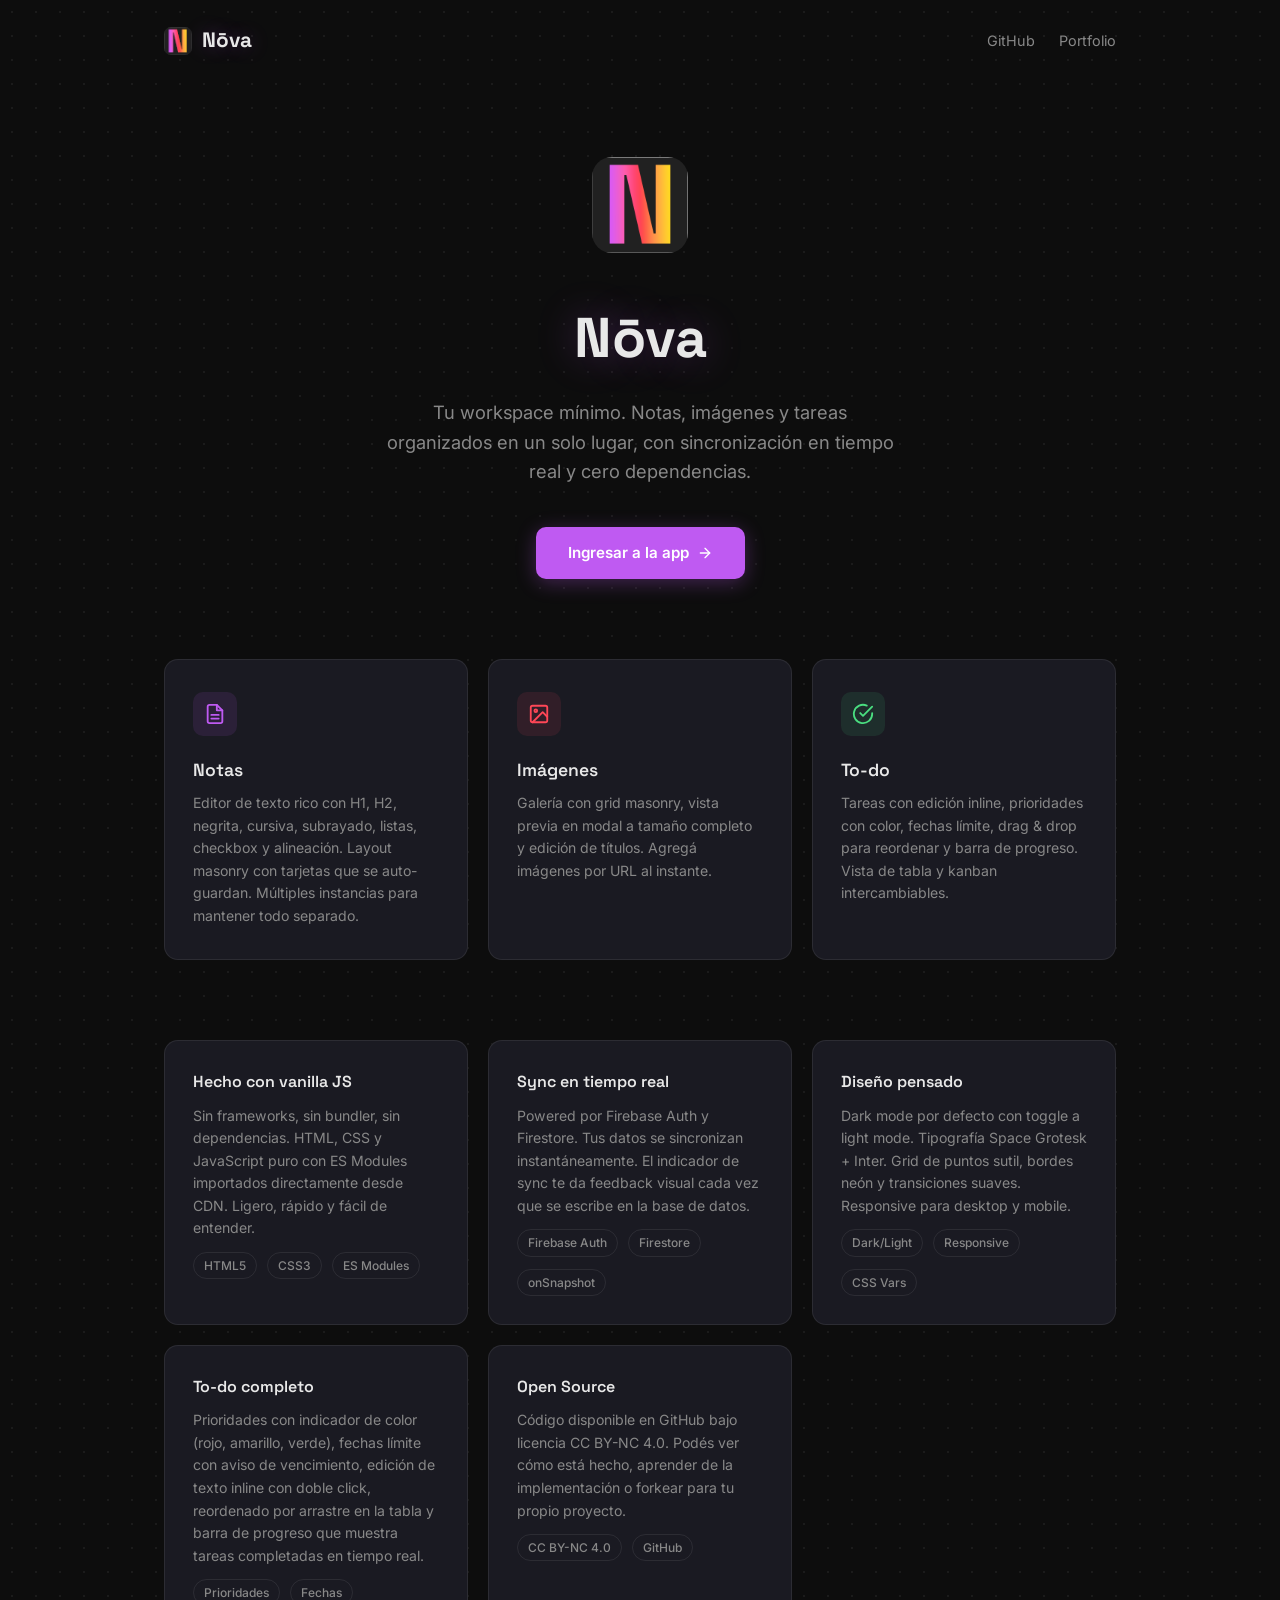
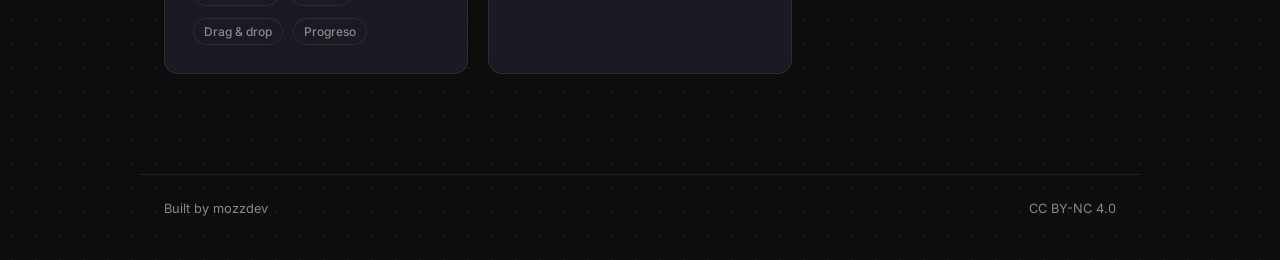
<file: landing.html>
<!DOCTYPE html>
<html lang="es">
<head>
  <meta charset="UTF-8" />
  <meta name="viewport" content="width=device-width, initial-scale=1.0" />
  <title>N&#x014D;va — Tu workspace m&iacute;nimo</title>
  <meta name="description" content="Notas, im&aacute;genes y tareas en un solo lugar. Un workspace minimalista con sincronizaci&oacute;n en tiempo real." />

  <link rel="preconnect" href="https://fonts.googleapis.com" />
  <link rel="preconnect" href="https://fonts.gstatic.com" crossorigin />
  <link href="https://fonts.googleapis.com/css2?family=Inter:wght@400;500;600&family=Space+Grotesk:wght@500;600;700&display=swap" rel="stylesheet" />

  <link rel="icon" type="image/png" sizes="32x32" href="assets/favicon.png" />
  <link rel="apple-touch-icon" sizes="180x180" href="assets/apple-touch-icon.png" />

  <style>
    :root {
      --bg-base: #0d0d0d;
      --bg-card: #1a1a22;
      --accent: #bf5af2;
      --accent-hover: #d07aff;
      --accent-subtle: rgba(191, 90, 242, 0.12);
      --neon-red: #ff4757;
      --neon-yellow: #ffd93d;
      --neon-green: #4ade80;
      --text-primary: #e8e8e8;
      --text-secondary: #888;
      --text-body: #b0b0b0;
      --border: rgba(255, 255, 255, 0.08);
      --dot-color: rgba(255, 255, 255, 0.06);
      --radius-md: 10px;
      --radius-lg: 14px;
      --shadow-md: 0 2px 12px rgba(0, 0, 0, 0.3);
      --shadow-lg: 0 8px 30px rgba(0, 0, 0, 0.4);
    }

    *, *::before, *::after { margin: 0; padding: 0; box-sizing: border-box; }

    body {
      font-family: 'Inter', sans-serif;
      background-color: var(--bg-base);
      color: var(--text-primary);
      line-height: 1.6;
      background-image: radial-gradient(var(--dot-color) 1px, transparent 1px);
      background-size: 24px 24px;
      min-height: 100vh;
    }

    a { color: var(--accent); text-decoration: none; }
    a:hover { color: var(--accent-hover); }

    /* ── Nav ──────────────────────────────────── */
    .nav {
      display: flex;
      align-items: center;
      justify-content: space-between;
      max-width: 1000px;
      margin: 0 auto;
      padding: 24px 24px 0;
    }

    .nav-brand {
      display: flex;
      align-items: center;
      gap: 10px;
      font-family: 'Space Grotesk', sans-serif;
      font-size: 1.3rem;
      font-weight: 700;
      text-shadow: 0 0 20px rgba(191, 90, 242, 0.3);
    }

    .nav-brand img {
      width: 28px;
      height: 28px;
      border-radius: 7px;
    }

    .nav-links {
      display: flex;
      gap: 24px;
      font-size: 0.9rem;
    }

    .nav-links a { color: var(--text-secondary); transition: color 0.2s; }
    .nav-links a:hover { color: var(--text-primary); }

    /* ── Hero ─────────────────────────────────── */
    .hero {
      max-width: 1000px;
      margin: 0 auto;
      padding: 100px 24px 80px;
      text-align: center;
    }

    .hero-logo {
      width: 96px;
      height: 96px;
      border-radius: 20px;
      margin-bottom: 32px;
    }

    .hero h1 {
      font-family: 'Space Grotesk', sans-serif;
      font-size: 3.5rem;
      font-weight: 700;
      margin-bottom: 16px;
      text-shadow: 0 0 40px rgba(191, 90, 242, 0.3);
    }

    .hero p {
      font-size: 1.15rem;
      color: var(--text-secondary);
      max-width: 520px;
      margin: 0 auto 40px;
    }

    .hero-cta {
      display: inline-flex;
      align-items: center;
      gap: 8px;
      padding: 14px 32px;
      background: var(--accent);
      color: #fff;
      font-family: 'Inter', sans-serif;
      font-size: 0.95rem;
      font-weight: 600;
      border: none;
      border-radius: var(--radius-md);
      cursor: pointer;
      transition: all 0.25s;
      box-shadow: 0 4px 20px rgba(191, 90, 242, 0.3);
    }

    .hero-cta:hover {
      background: var(--accent-hover);
      transform: translateY(-1px);
      box-shadow: 0 6px 28px rgba(191, 90, 242, 0.4);
    }

    .hero-cta svg { width: 16px; height: 16px; }

    /* ── Features ─────────────────────────────── */
    .features {
      max-width: 1000px;
      margin: 0 auto;
      padding: 0 24px 80px;
      display: grid;
      grid-template-columns: repeat(3, 1fr);
      gap: 20px;
    }

    .feature-card {
      background: var(--bg-card);
      border: 1px solid var(--border);
      border-radius: var(--radius-lg);
      padding: 32px 28px;
      transition: border-color 0.3s, box-shadow 0.3s;
    }

    .feature-card:hover {
      border-color: rgba(191, 90, 242, 0.25);
      box-shadow: var(--shadow-lg);
    }

    .feature-icon {
      width: 44px;
      height: 44px;
      border-radius: 10px;
      display: flex;
      align-items: center;
      justify-content: center;
      margin-bottom: 20px;
    }

    .feature-icon svg { width: 22px; height: 22px; }
    .feature-icon.notes { background: rgba(191, 90, 242, 0.1); color: var(--accent); }
    .feature-icon.images { background: rgba(255, 71, 87, 0.1); color: var(--neon-red); }
    .feature-icon.todo { background: rgba(74, 222, 128, 0.1); color: var(--neon-green); }

    .feature-card h3 {
      font-family: 'Space Grotesk', sans-serif;
      font-size: 1.1rem;
      font-weight: 600;
      margin-bottom: 8px;
    }

    .feature-card p {
      font-size: 0.88rem;
      color: var(--text-secondary);
      line-height: 1.6;
    }

    /* ── Details ──────────────────────────────── */
    .details {
      max-width: 1000px;
      margin: 0 auto;
      padding: 0 24px 100px;
      display: grid;
      grid-template-columns: repeat(3, 1fr);
      gap: 20px;
    }

    .detail-card {
      background: var(--bg-card);
      border: 1px solid var(--border);
      border-radius: var(--radius-lg);
      padding: 28px;
    }

    .detail-card h3 {
      font-family: 'Space Grotesk', sans-serif;
      font-size: 1rem;
      font-weight: 600;
      margin-bottom: 10px;
    }

    .detail-card p {
      font-size: 0.88rem;
      color: var(--text-secondary);
      line-height: 1.6;
    }

    .detail-card .tag {
      display: inline-block;
      padding: 3px 10px;
      border-radius: 20px;
      font-size: 0.75rem;
      font-weight: 500;
      border: 1px solid var(--border);
      color: var(--text-secondary);
      margin-top: 12px;
      margin-right: 6px;
    }

    /* ── Footer ───────────────────────────────── */
    .footer {
      max-width: 1000px;
      margin: 0 auto;
      padding: 0 24px 40px;
      display: flex;
      align-items: center;
      justify-content: space-between;
      font-size: 0.8rem;
      color: var(--text-secondary);
      border-top: 1px solid var(--border);
      padding-top: 24px;
    }

    .footer a { color: var(--text-secondary); }
    .footer a:hover { color: var(--text-primary); }

    /* ── Responsive ───────────────────────────── */
    @media (max-width: 768px) {
      .hero h1 { font-size: 2.4rem; }
      .features { grid-template-columns: 1fr; }
      .details { grid-template-columns: 1fr; }
      .nav-links { gap: 16px; font-size: 0.85rem; }
    }
  </style>
</head>
<body>

  <!-- Nav -->
  <nav class="nav">
    <div class="nav-brand">
      <img src="assets/favicon.png" alt="" />
      N&#x014D;va
    </div>
    <div class="nav-links">
      <a href="https://github.com/MozzVader/Nova" target="_blank" rel="noopener">GitHub</a>
      <a href="https://www.mozzdev.com" target="_blank" rel="noopener">Portfolio</a>
    </div>
  </nav>

  <!-- Hero -->
  <section class="hero">
    <img src="assets/icon-512.png" alt="N&#x014D;va" class="hero-logo" />
    <h1>N&#x014D;va</h1>
    <p>Tu workspace mínimo. Notas, imágenes y tareas organizados en un solo lugar, con sincronización en tiempo real y cero dependencias.</p>
    <a href="index.html" class="hero-cta">
      Ingresar a la app
      <svg viewBox="0 0 24 24" fill="none" stroke="currentColor" stroke-width="2" stroke-linecap="round" stroke-linejoin="round"><line x1="5" y1="12" x2="19" y2="12"/><polyline points="12 5 19 12 12 19"/></svg>
    </a>
  </section>

  <!-- Features -->
  <section class="features">
    <div class="feature-card">
      <div class="feature-icon notes">
        <svg viewBox="0 0 24 24" fill="none" stroke="currentColor" stroke-width="2" stroke-linecap="round" stroke-linejoin="round"><path d="M14 2H6a2 2 0 0 0-2 2v16a2 2 0 0 0 2 2h12a2 2 0 0 0 2-2V8z"/><polyline points="14 2 14 8 20 8"/><line x1="16" y1="13" x2="8" y2="13"/><line x1="16" y1="17" x2="8" y2="17"/></svg>
      </div>
      <h3>Notas</h3>
      <p>Editor de texto rico con H1, H2, negrita, cursiva, subrayado, listas, checkbox y alineación. Layout masonry con tarjetas que se auto-guardan. Múltiples instancias para mantener todo separado.</p>
    </div>
    <div class="feature-card">
      <div class="feature-icon images">
        <svg viewBox="0 0 24 24" fill="none" stroke="currentColor" stroke-width="2" stroke-linecap="round" stroke-linejoin="round"><rect x="3" y="3" width="18" height="18" rx="2" ry="2"/><circle cx="8.5" cy="8.5" r="1.5"/><polyline points="21 15 16 10 5 21"/></svg>
      </div>
      <h3>Imágenes</h3>
      <p>Galería con grid masonry, vista previa en modal a tamaño completo y edición de títulos. Agregá imágenes por URL al instante.</p>
    </div>
    <div class="feature-card">
      <div class="feature-icon todo">
        <svg viewBox="0 0 24 24" fill="none" stroke="currentColor" stroke-width="2" stroke-linecap="round" stroke-linejoin="round"><path d="M22 11.08V12a10 10 0 1 1-5.93-9.14"/><polyline points="22 4 12 14.01 9 11.01"/></svg>
      </div>
      <h3>To-do</h3>
      <p>Tareas con edici&oacute;n inline, prioridades con color, fechas l&iacute;mite, drag &amp; drop para reordenar y barra de progreso. Vista de tabla y kanban intercambiables.</p>
    </div>
  </section>

  <!-- Details -->
  <section class="details">
    <div class="detail-card">
      <h3>Hecho con vanilla JS</h3>
      <p>Sin frameworks, sin bundler, sin dependencias. HTML, CSS y JavaScript puro con ES Modules importados directamente desde CDN. Ligero, r&aacute;pido y f&aacute;cil de entender.</p>
      <span class="tag">HTML5</span>
      <span class="tag">CSS3</span>
      <span class="tag">ES Modules</span>
    </div>
    <div class="detail-card">
      <h3>Sync en tiempo real</h3>
      <p>Powered por Firebase Auth y Firestore. Tus datos se sincronizan instant&aacute;neamente. El indicador de sync te da feedback visual cada vez que se escribe en la base de datos.</p>
      <span class="tag">Firebase Auth</span>
      <span class="tag">Firestore</span>
      <span class="tag">onSnapshot</span>
    </div>
    <div class="detail-card">
      <h3>Dise&ntilde;o pensado</h3>
      <p>Dark mode por defecto con toggle a light mode. Tipograf&iacute;a Space Grotesk + Inter. Grid de puntos sutil, bordes ne&oacute;n y transiciones suaves. Responsive para desktop y mobile.</p>
      <span class="tag">Dark/Light</span>
      <span class="tag">Responsive</span>
      <span class="tag">CSS Vars</span>
    </div>
    <div class="detail-card">
      <h3>To-do completo</h3>
      <p>Prioridades con indicador de color (rojo, amarillo, verde), fechas l&iacute;mite con aviso de vencimiento, edici&oacute;n de texto inline con doble click, reordenado por arrastre en la tabla y barra de progreso que muestra tareas completadas en tiempo real.</p>
      <span class="tag">Prioridades</span>
      <span class="tag">Fechas</span>
      <span class="tag">Drag &amp; drop</span>
      <span class="tag">Progreso</span>
    </div>
    <div class="detail-card">
      <h3>Open Source</h3>
      <p>C&oacute;digo disponible en GitHub bajo licencia CC BY-NC 4.0. Pod&eacute;s ver c&oacute;mo est&aacute; hecho, aprender de la implementaci&oacute;n o forkear para tu propio proyecto.</p>
      <span class="tag">CC BY-NC 4.0</span>
      <span class="tag">GitHub</span>
    </div>
  </section>

  <!-- Footer -->
  <footer class="footer">
    <span>Built by <a href="https://www.mozzdev.com" target="_blank" rel="noopener">mozzdev</a></span>
    <span>CC BY-NC 4.0</span>
  </footer>

</body>
</html>
</file>
